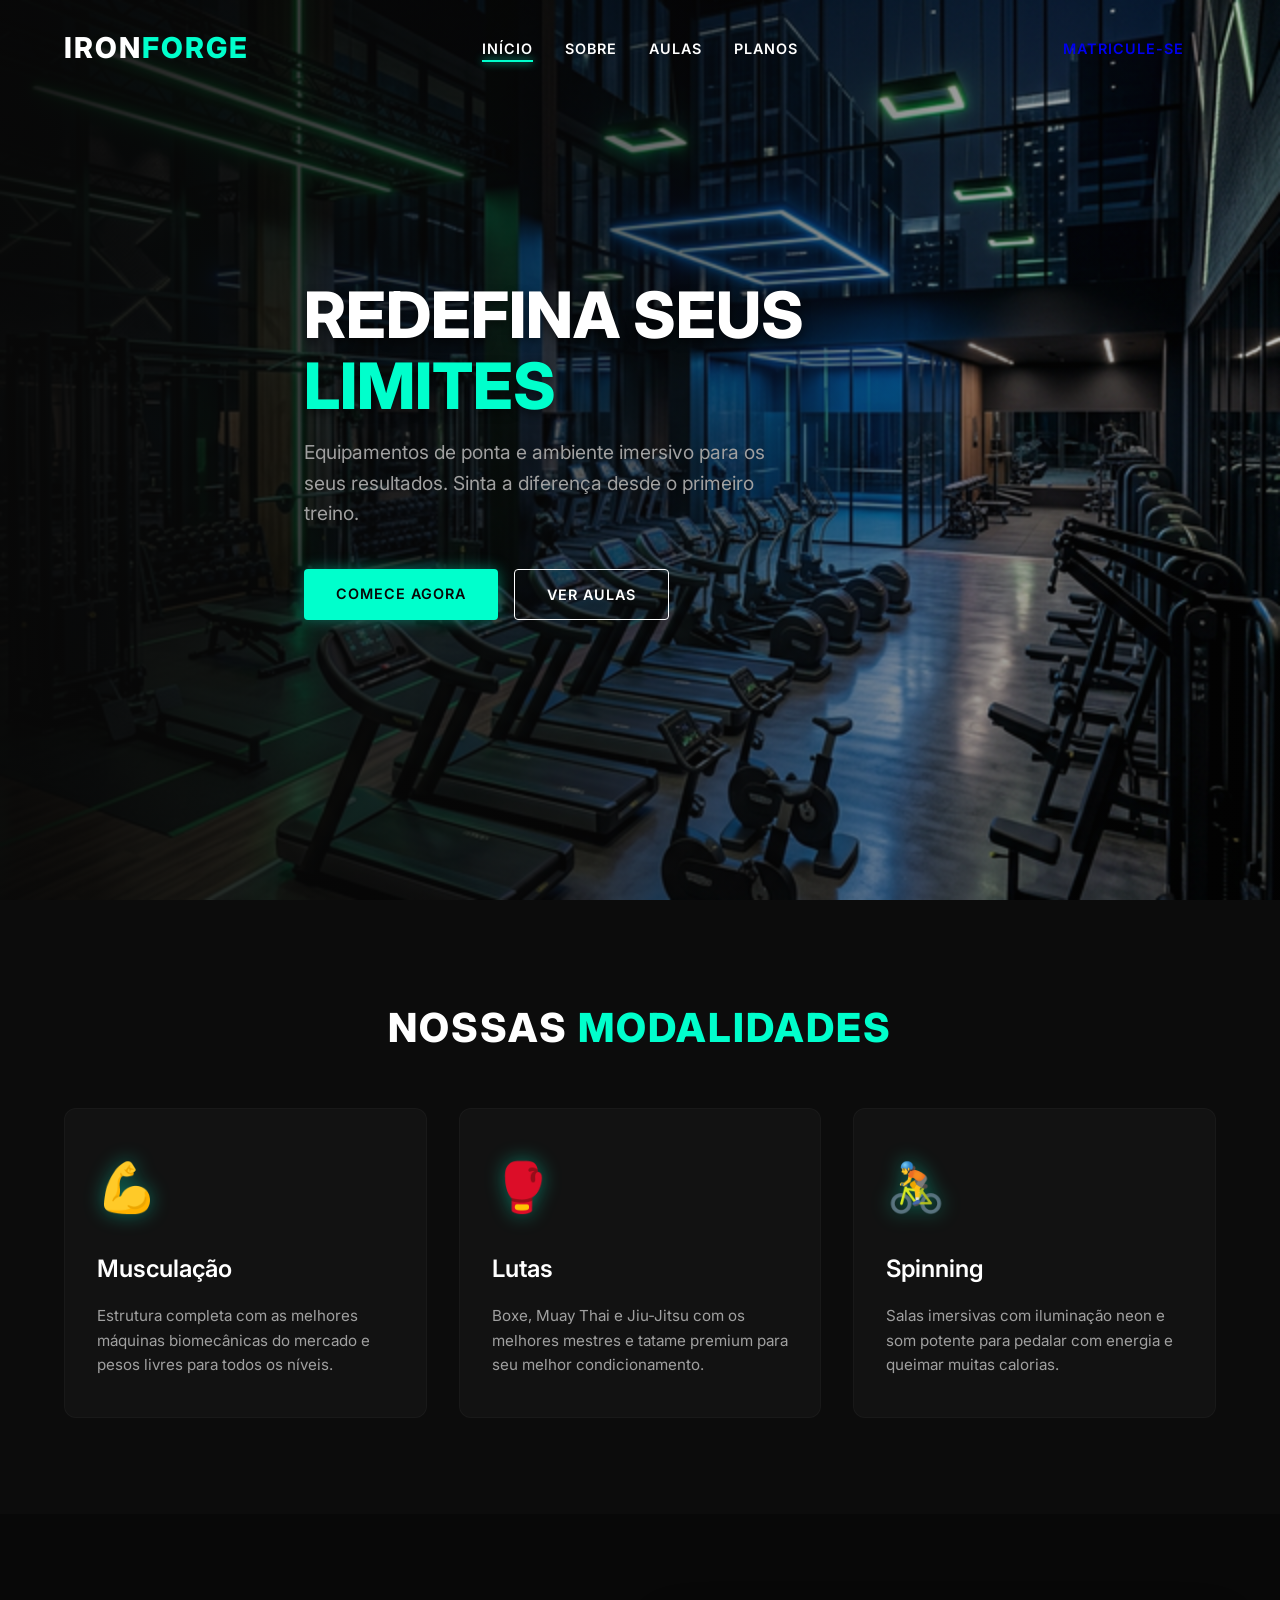
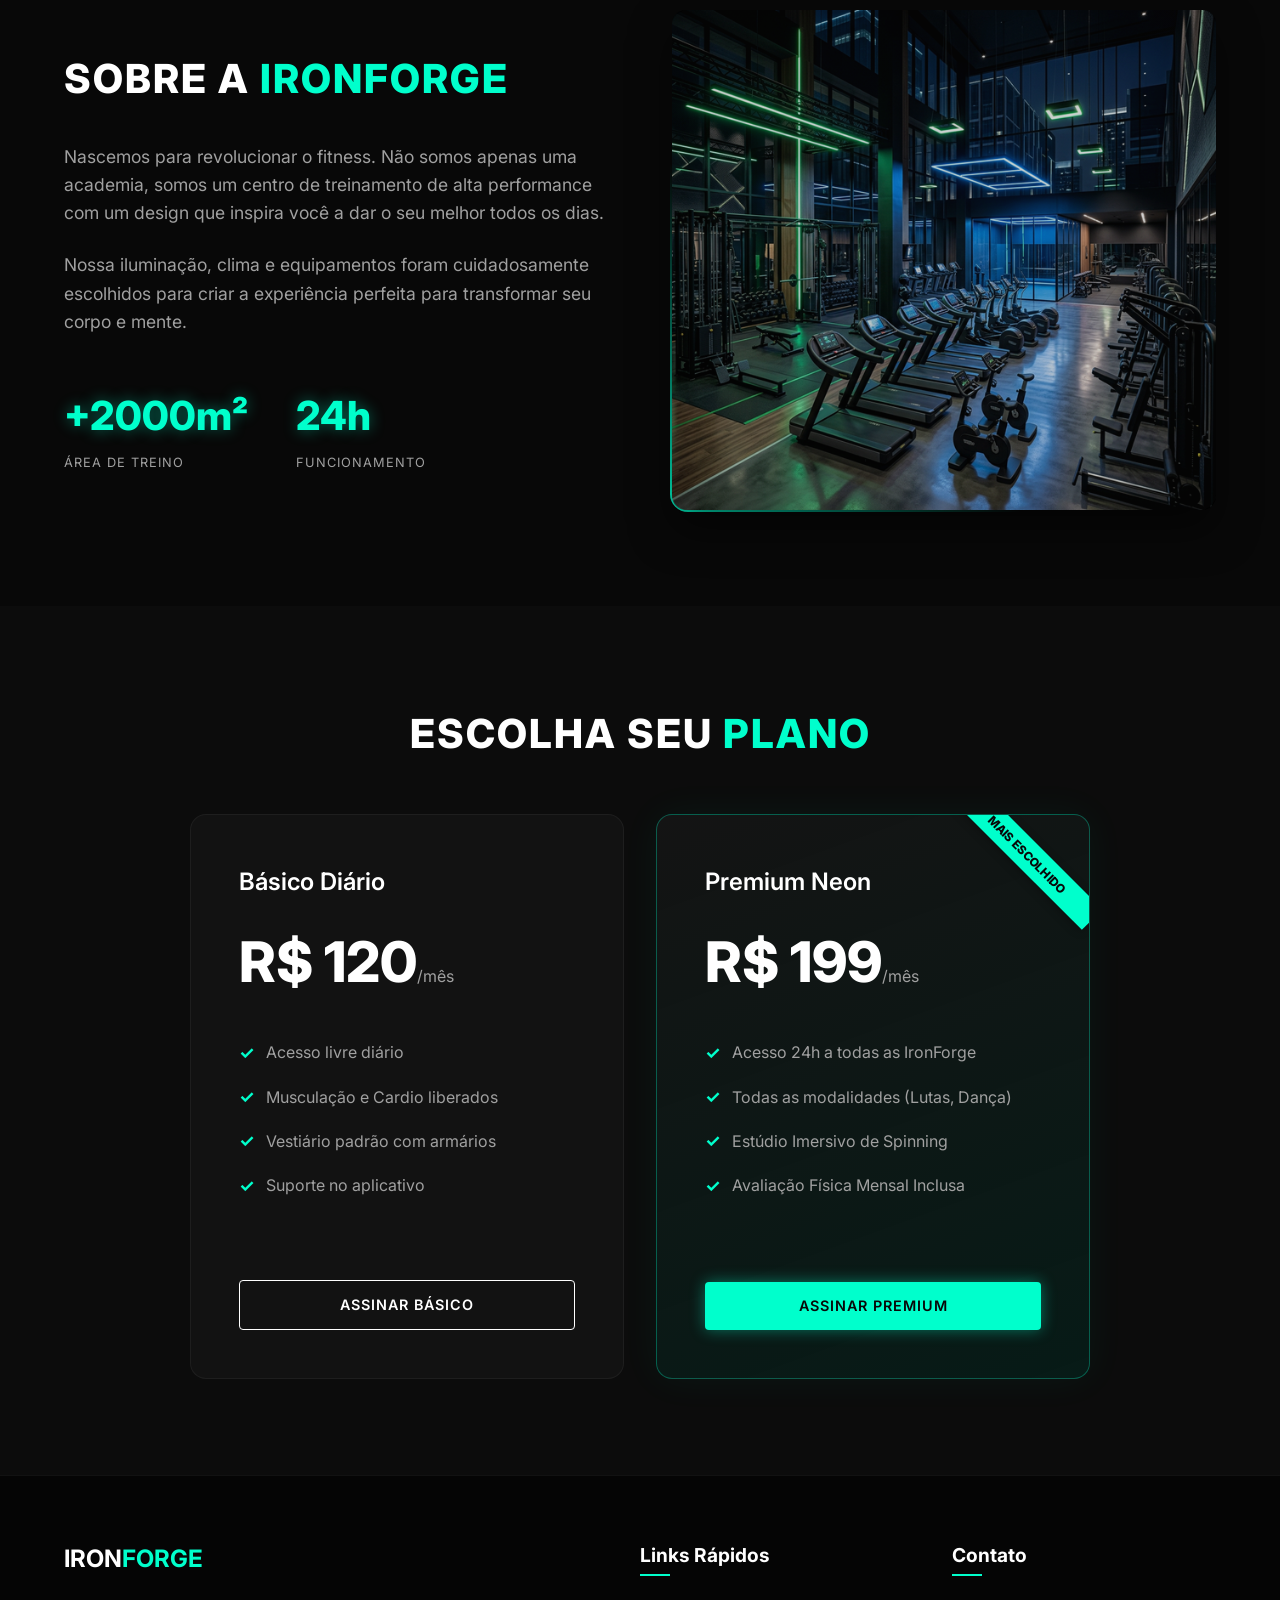
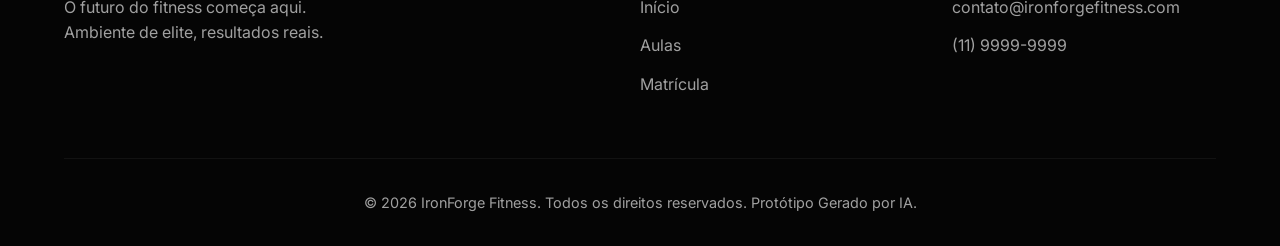
<file: gym-website/index.html>
<!DOCTYPE html>
<html lang="pt-BR">
<head>
    <meta charset="UTF-8">
    <meta name="viewport" content="width=device-width, initial-scale=1.0">
    <title>IronForge Fitness | Academia Premium</title>
    <meta name="description" content="A academia do futuro com os melhores equipamentos, aulas em grupo e ambiente imersivo.">
    <link rel="preconnect" href="https://fonts.googleapis.com">
    <link rel="preconnect" href="https://fonts.gstatic.com" crossorigin>
    <link href="https://fonts.googleapis.com/css2?family=Inter:wght@300;400;600;800&display=swap" rel="stylesheet">
    <link rel="stylesheet" href="styles.css">
</head>
<body>
    <!-- Navbar -->
    <header class="navbar" id="navbar">
        <div class="logo">IRON<span>FORGE</span></div>
        <nav>
            <ul class="nav-links">
                <li><a href="#home">Início</a></li>
                <li><a href="#about">Sobre</a></li>
                <li><a href="#classes">Aulas</a></li>
                <li><a href="#plans">Planos</a></li>
            </ul>
        </nav>
        <a href="#plans" class="cta-btn hidden-mobile">Matricule-se</a>
        <div class="hamburger">
            <span class="bar"></span>
            <span class="bar"></span>
            <span class="bar"></span>
        </div>
    </header>

    <!-- Hero Section -->
    <main>
        <section id="home" class="hero">
            <div class="hero-overlay"></div>
            <div class="hero-content">
                <h1 class="fade-in">Redefina seus <span>Limites</span></h1>
                <p class="fade-in delay-1">Equipamentos de ponta e ambiente imersivo para os seus resultados. Sinta a diferença desde o primeiro treino.</p>
                <div class="hero-buttons fade-in delay-2">
                    <a href="#plans" class="cta-btn primary">Comece Agora</a>
                    <a href="#classes" class="cta-btn secondary">Ver Aulas</a>
                </div>
            </div>
        </section>

        <!-- Features/Classes Section -->
        <section id="classes" class="section dark-bg">
            <div class="section-container">
                <h2 class="section-title">Nossas <span>Modalidades</span></h2>
                <div class="grid cards-container">
                    <div class="card fade-up">
                        <div class="card-icon">💪</div>
                        <h3>Musculação</h3>
                        <p>Estrutura completa com as melhores máquinas biomecânicas do mercado e pesos livres para todos os níveis.</p>
                    </div>
                    <div class="card fade-up delay-1">
                        <div class="card-icon">🥊</div>
                        <h3>Lutas</h3>
                        <p>Boxe, Muay Thai e Jiu-Jitsu com os melhores mestres e tatame premium para seu melhor condicionamento.</p>
                    </div>
                    <div class="card fade-up delay-2">
                        <div class="card-icon">🚴</div>
                        <h3>Spinning</h3>
                        <p>Salas imersivas com iluminação neon e som potente para pedalar com energia e queimar muitas calorias.</p>
                    </div>
                </div>
            </div>
        </section>

        <!-- About Section -->
        <section id="about" class="section">
            <div class="section-container about-grid">
                <div class="about-text fade-up">
                    <h2 class="section-title">Sobre a <span>IronForge</span></h2>
                    <p>Nascemos para revolucionar o fitness. Não somos apenas uma academia, somos um centro de treinamento de alta performance com um design que inspira você a dar o seu melhor todos os dias.</p>
                    <p>Nossa iluminação, clima e equipamentos foram cuidadosamente escolhidos para criar a experiência perfeita para transformar seu corpo e mente.</p>
                    <div class="stats">
                        <div class="stat">
                            <h4>+2000m²</h4>
                            <span>Área de Treino</span>
                        </div>
                        <div class="stat">
                            <h4>24h</h4>
                            <span>Funcionamento</span>
                        </div>
                    </div>
                </div>
                <div class="about-image fade-up delay-1">
                    <div class="image-placeholder">
                        <img src="assets/hero_bg.png" alt="Gym Interior" style="width: 100%; height: 100%; object-fit: cover; border-radius: 14px; opacity: 0.8;">
                    </div>
                </div>
            </div>
        </section>

        <!-- Plans Section -->
        <section id="plans" class="section dark-bg">
            <div class="section-container">
                <h2 class="section-title">Escolha seu <span>Plano</span></h2>
                <div class="grid pricing-container">
                    <div class="pricing-card fade-up">
                        <div class="plan-name">Básico Diário</div>
                        <div class="plan-price">R$ 120<span>/mês</span></div>
                        <ul class="plan-features">
                            <li>Acesso livre diário</li>
                            <li>Musculação e Cardio liberados</li>
                            <li>Vestiário padrão com armários</li>
                            <li>Suporte no aplicativo</li>
                        </ul>
                        <a href="javascript:void(0)" class="cta-btn secondary full-width" onclick="alert('Funcionalidade de matrícula em breve!')">Assinar Básico</a>
                    </div>
                    <div class="pricing-card premium fade-up delay-1">
                        <div class="popular-tag">Mais Escolhido</div>
                        <div class="plan-name">Premium Neon</div>
                        <div class="plan-price">R$ 199<span>/mês</span></div>
                        <ul class="plan-features">
                            <li>Acesso 24h a todas as IronForge</li>
                            <li>Todas as modalidades (Lutas, Dança)</li>
                            <li>Estúdio Imersivo de Spinning</li>
                            <li>Avaliação Física Mensal Inclusa</li>
                        </ul>
                        <a href="javascript:void(0)" class="cta-btn primary full-width" onclick="alert('Funcionalidade de matrícula em breve!')">Assinar Premium</a>
                    </div>
                </div>
            </div>
        </section>
    </main>

    <!-- Footer -->
    <footer class="footer">
        <div class="footer-container">
            <div class="footer-brand">
                <h2>IRON<span>FORGE</span></h2>
                <p>O futuro do fitness começa aqui. Ambiente de elite, resultados reais.</p>
            </div>
            <div class="footer-links">
                <h4>Links Rápidos</h4>
                <ul>
                    <li><a href="#home">Início</a></li>
                    <li><a href="#classes">Aulas</a></li>
                    <li><a href="#plans">Matrícula</a></li>
                </ul>
            </div>
            <div class="footer-contact">
                <h4>Contato</h4>
                <p>contato@ironforgefitness.com</p>
                <p>(11) 9999-9999</p>
            </div>
        </div>
        <div class="footer-bottom">
            <p>&copy; 2026 IronForge Fitness. Todos os direitos reservados. Protótipo Gerado por IA.</p>
        </div>
    </footer>

    <script src="script.js"></script>
</body>
</html>
</file>
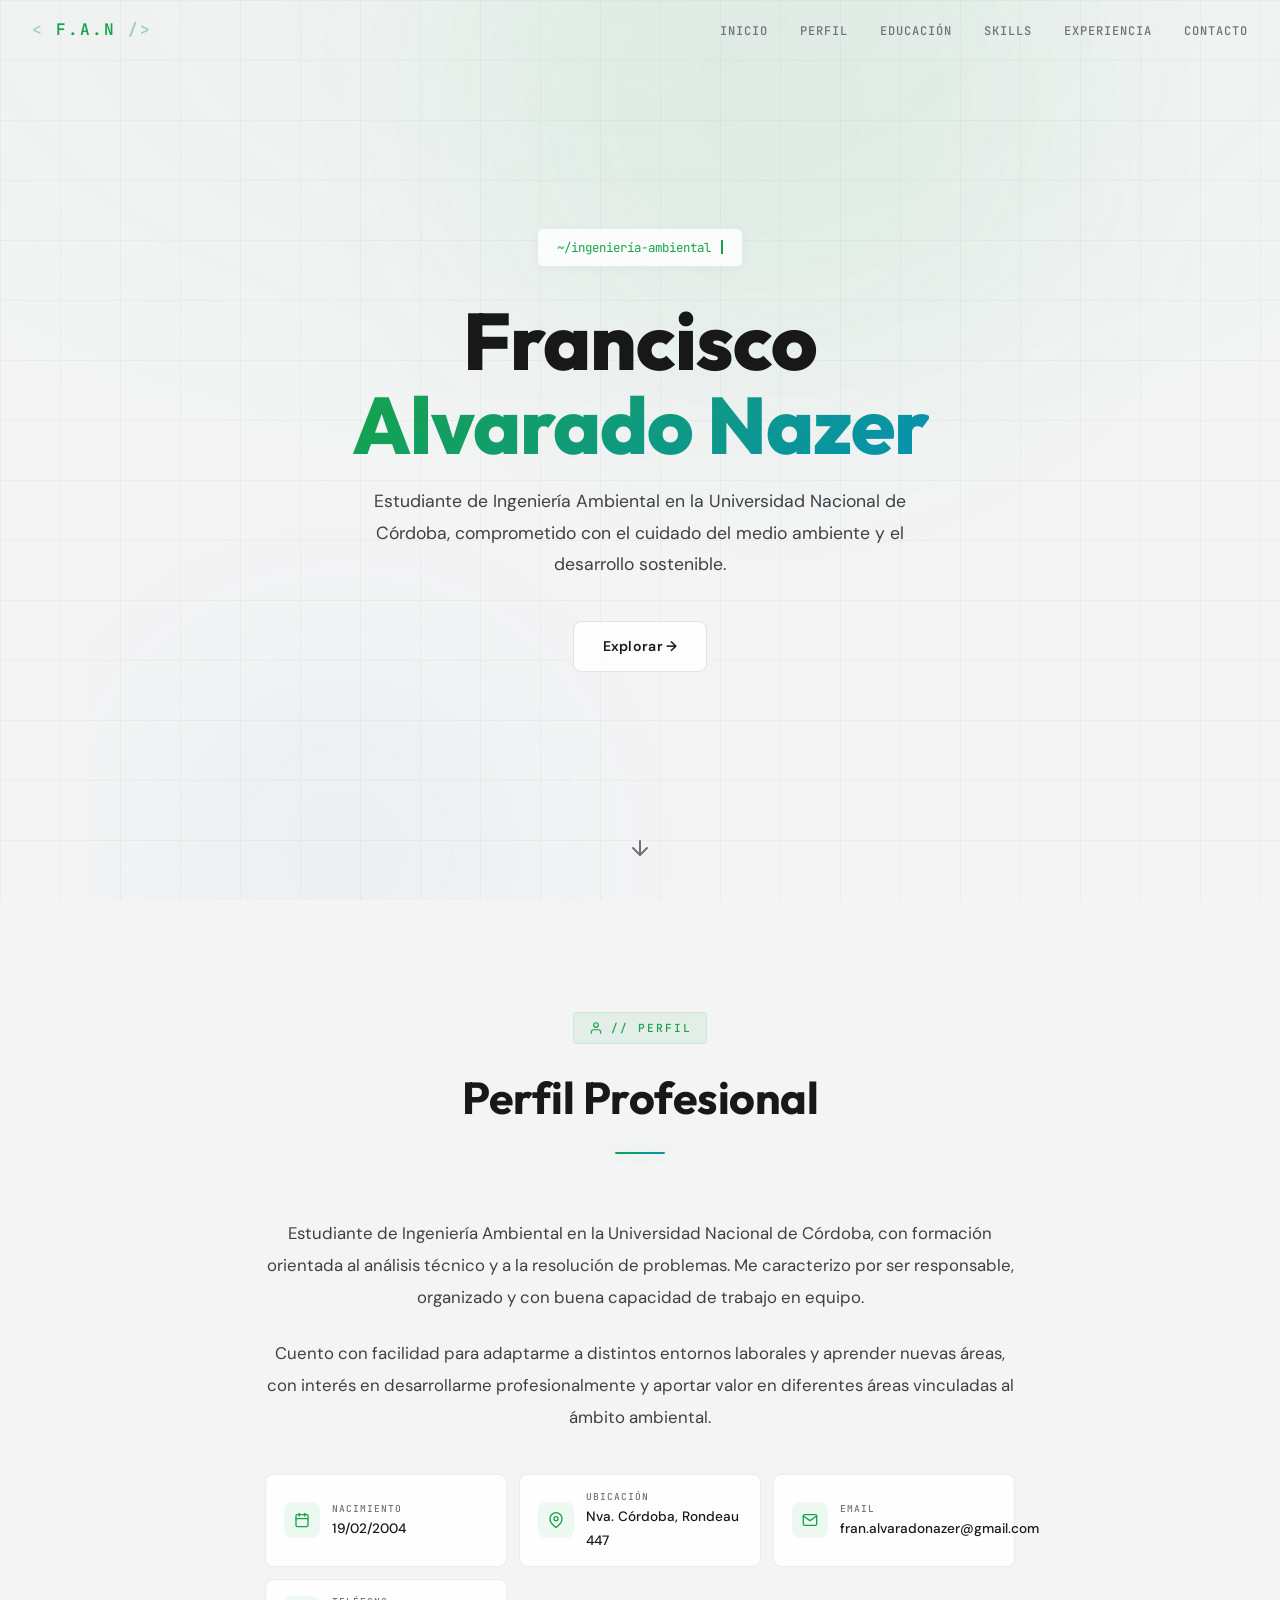
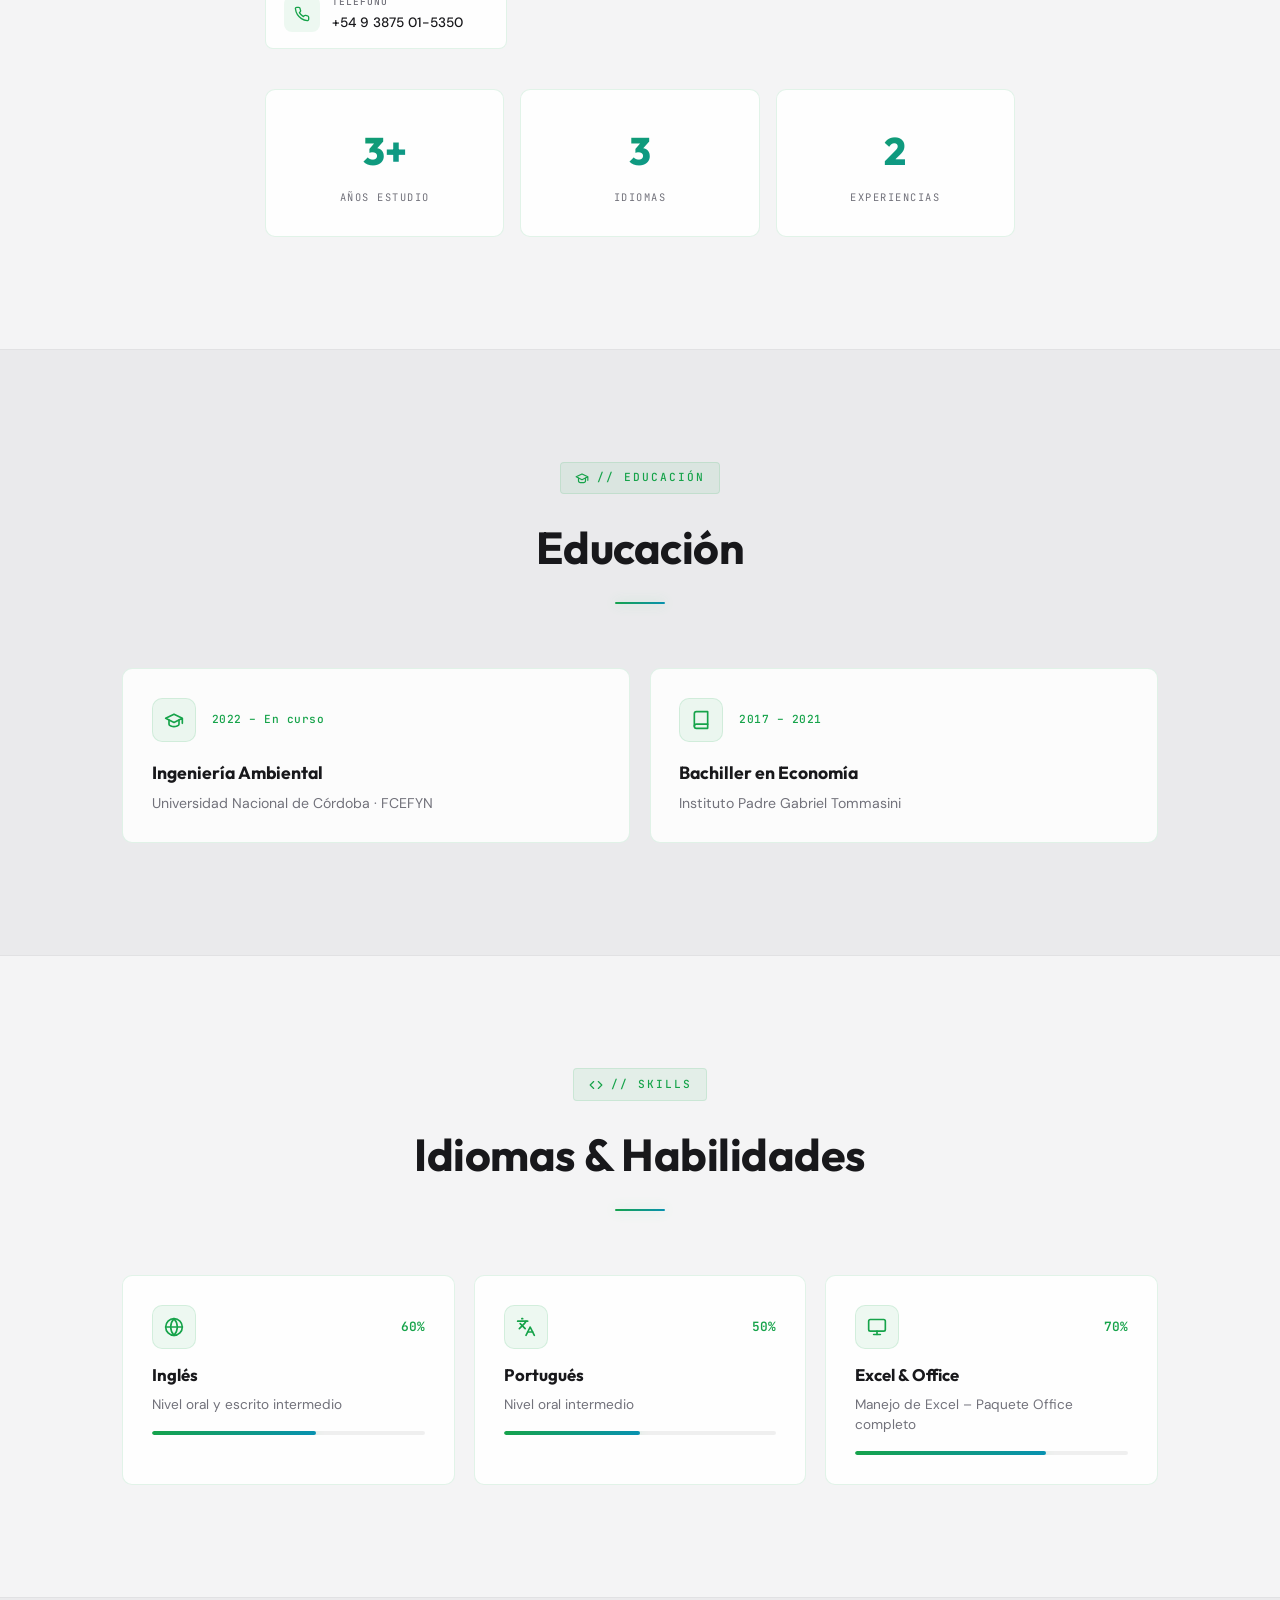
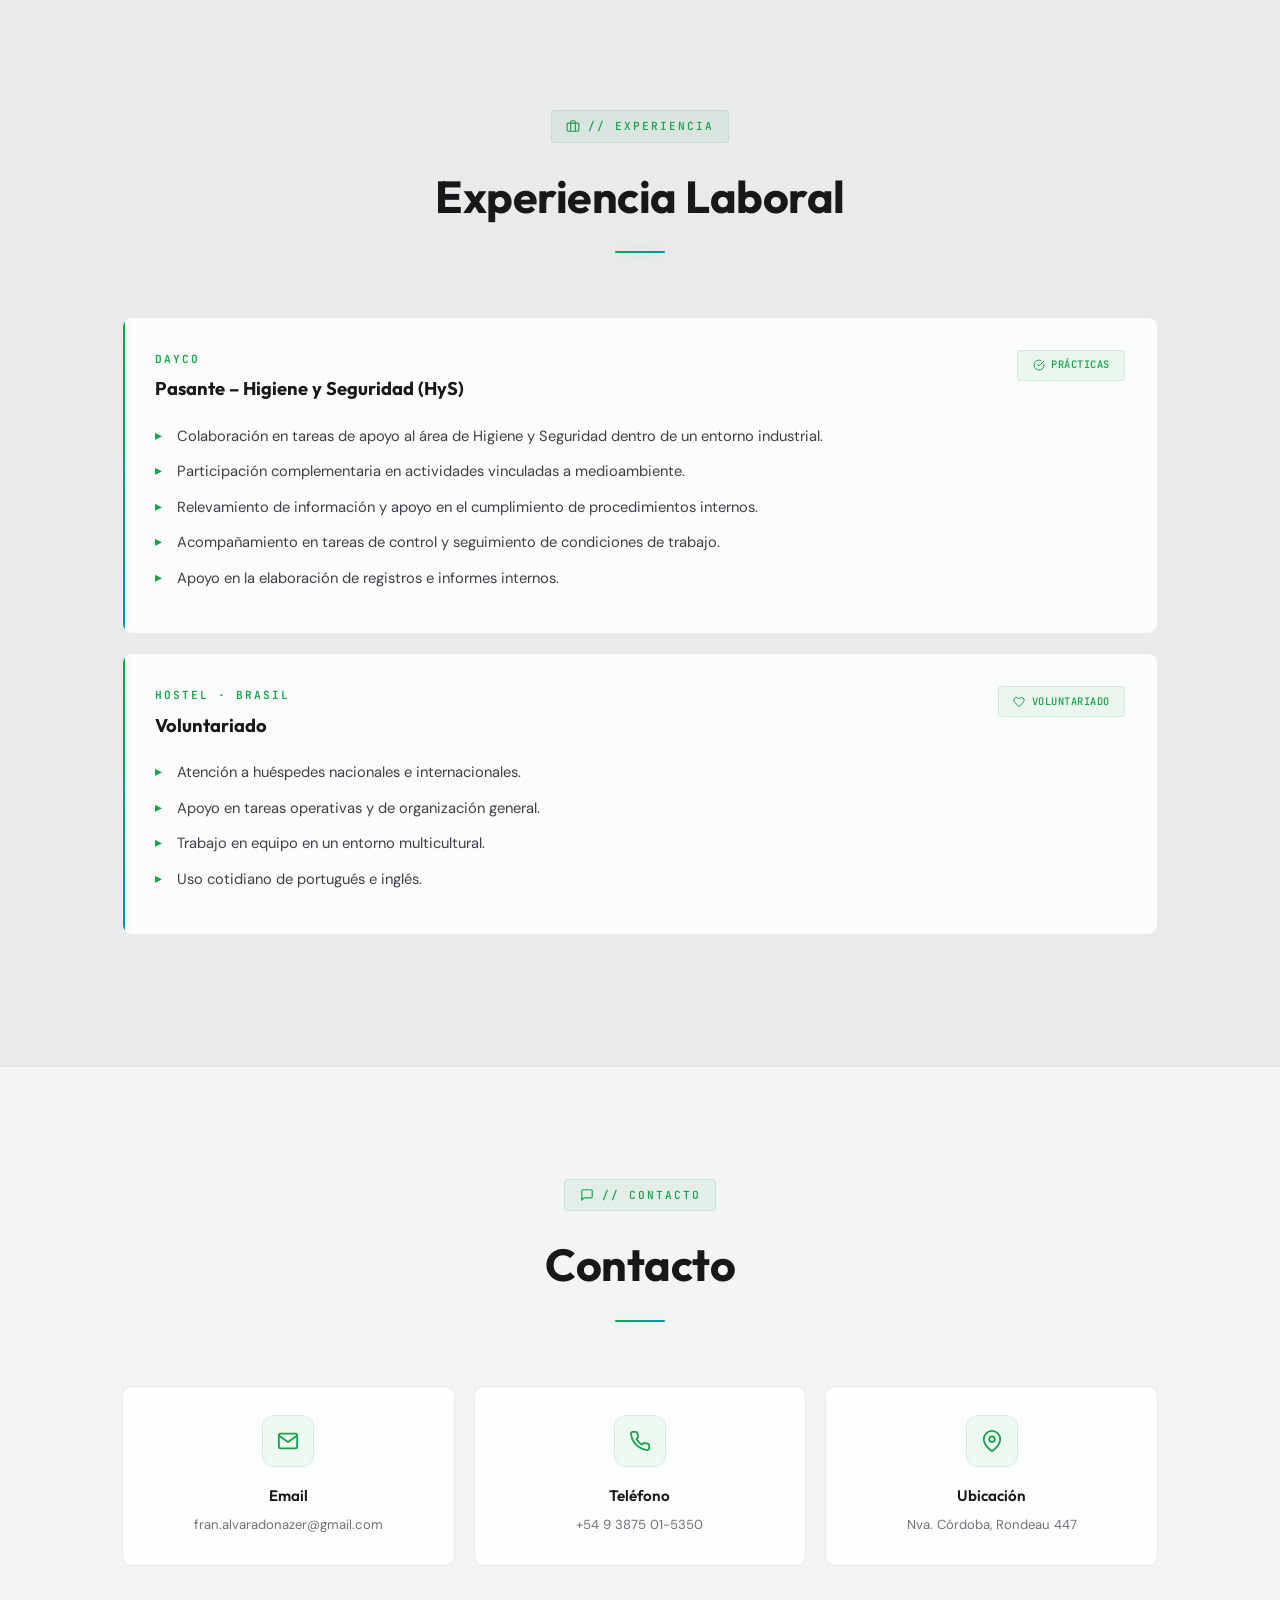
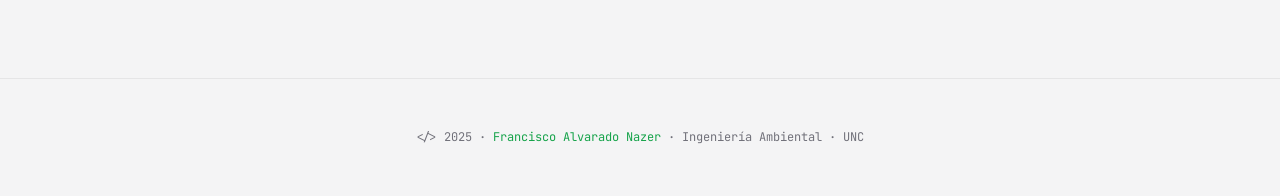
<file: portfolio-ambiental/index.html>
<!DOCTYPE html>
<html lang="es">
<head>
  <meta charset="UTF-8">
  <meta name="viewport" content="width=device-width, initial-scale=1.0">
  <meta name="description" content="Portfolio profesional de Francisco Alvarado Nazer – Estudiante de Ingeniería Ambiental, Universidad Nacional de Córdoba.">
  <title>Francisco Alvarado Nazer · Ingeniería Ambiental</title>
  <link rel="preconnect" href="https://fonts.googleapis.com">
  <link rel="preconnect" href="https://fonts.gstatic.com" crossorigin>
  <link href="https://fonts.googleapis.com/css2?family=DM+Sans:wght@300;400;500;600;700;800&family=Outfit:wght@300;400;500;600;700;800&family=JetBrains+Mono:wght@400;500;600&display=swap" rel="stylesheet">
  <style>
    *, *::before, *::after { margin: 0; padding: 0; box-sizing: border-box; }

    :root {
      --bg-primary: #f4f4f5;
      --bg-secondary: #eaeaec;
      --bg-card: rgba(255, 255, 255, 0.85);
      --bg-card-hover: rgba(255, 255, 255, 0.95);
      --glass-border: rgba(22, 163, 74, 0.12);
      --glass-border-hover: rgba(22, 163, 74, 0.25);
      --text-primary: #18181b;
      --text-secondary: #3f3f46;
      --text-muted: #71717a;
      --accent: #16a34a;
      --accent-dim: #15803d;
      --accent-glow: rgba(22, 163, 74, 0.07);
      --accent-glow-strong: rgba(22, 163, 74, 0.12);
      --gradient-accent: linear-gradient(135deg, #16a34a 0%, #0891b2 100%);
      --gradient-accent-soft: linear-gradient(135deg, rgba(22,163,74,0.06) 0%, rgba(8,145,178,0.04) 100%);
      --shadow-glow: 0 4px 20px rgba(22, 163, 74, 0.06);
      --shadow-glow-hover: 0 8px 40px rgba(22, 163, 74, 0.1);
      --transition: 0.35s cubic-bezier(0.25, 0.46, 0.45, 0.94);
      --font-sans: 'DM Sans', -apple-system, sans-serif;
      --font-display: 'Outfit', -apple-system, sans-serif;
      --font-mono: 'JetBrains Mono', 'Fira Code', monospace;
    }

    html { scroll-behavior: smooth; font-size: 16px; }

    body {
      font-family: var(--font-sans);
      background: var(--bg-primary);
      color: var(--text-primary);
      line-height: 1.7;
      overflow-x: hidden;
    }

    ::selection { background: var(--accent); color: #fff; }

    ::-webkit-scrollbar { width: 6px; }
    ::-webkit-scrollbar-track { background: var(--bg-primary); }
    ::-webkit-scrollbar-thumb { background: #c4c4cc; border-radius: 3px; }
    ::-webkit-scrollbar-thumb:hover { background: var(--accent); }

    /* ===== GRID BACKGROUND ===== */
    .grid-bg {
      position: fixed;
      inset: 0;
      z-index: 0;
      pointer-events: none;
      background-image:
        linear-gradient(rgba(22, 163, 74, 0.05) 1px, transparent 1px),
        linear-gradient(90deg, rgba(22, 163, 74, 0.05) 1px, transparent 1px);
      background-size: 60px 60px;
    }

    .grid-bg::after {
      content: '';
      position: absolute;
      inset: 0;
      background: radial-gradient(ellipse 80% 60% at 50% 0%, rgba(22,163,74,0.04), transparent);
    }

    /* ===== NAVBAR ===== */
    .navbar {
      position: fixed;
      top: 0; left: 0;
      width: 100%;
      z-index: 1000;
      padding: 1rem 2rem;
      display: flex;
      justify-content: space-between;
      align-items: center;
      transition: var(--transition);
    }

    .navbar.scrolled {
      background: rgba(244, 244, 245, 0.85);
      backdrop-filter: blur(20px) saturate(180%);
      border-bottom: 1px solid var(--glass-border);
      padding: 0.7rem 2rem;
      box-shadow: 0 1px 8px rgba(0,0,0,0.05);
    }

    .nav-logo {
      font-family: var(--font-mono);
      font-size: 1rem;
      font-weight: 600;
      color: var(--accent);
      letter-spacing: 2px;
    }

    .nav-logo::before { content: '< '; opacity: 0.4; }
    .nav-logo::after { content: ' />'; opacity: 0.4; }

    .nav-links {
      display: flex;
      list-style: none;
      gap: 2rem;
    }

    .nav-links a {
      color: var(--text-muted);
      text-decoration: none;
      font-family: var(--font-mono);
      font-size: 0.75rem;
      font-weight: 500;
      letter-spacing: 1px;
      text-transform: uppercase;
      position: relative;
      transition: var(--transition);
    }

    .nav-links a::after {
      content: '';
      position: absolute;
      bottom: -4px; left: 0;
      width: 0; height: 1px;
      background: var(--accent);
      box-shadow: 0 0 8px var(--accent);
      transition: var(--transition);
    }

    .nav-links a:hover { color: var(--accent); }
    .nav-links a:hover::after { width: 100%; }

    .nav-hamburger {
      display: none;
      flex-direction: column;
      gap: 5px;
      cursor: pointer;
      padding: 5px;
    }

    .nav-hamburger span {
      width: 22px; height: 1.5px;
      background: var(--text-primary);
      border-radius: 1px;
      transition: var(--transition);
    }

    /* ===== HERO ===== */
    .hero {
      position: relative;
      min-height: 100vh;
      display: flex;
      align-items: center;
      justify-content: center;
      overflow: hidden;
    }

    .hero-glow {
      position: absolute;
      width: 600px; height: 600px;
      border-radius: 50%;
      filter: blur(120px);
      opacity: 0.07;
      pointer-events: none;
    }

    .hero-glow-1 {
      background: var(--accent);
      top: -200px; right: 10%;
      opacity: 0.06;
    }

    .hero-glow-2 {
      background: #0891b2;
      bottom: -150px; left: 5%;
      width: 400px; height: 400px;
      opacity: 0.04;
    }

    .hero-content {
      position: relative;
      z-index: 2;
      text-align: center;
      padding: 2rem;
      max-width: 850px;
    }

    .hero-terminal {
      display: inline-flex;
      align-items: center;
      gap: 0.6rem;
      padding: 0.5rem 1.2rem;
      background: rgba(255, 255, 255, 0.8);
      border: 1px solid var(--glass-border);
      border-radius: 6px;
      box-shadow: 0 2px 8px rgba(0,0,0,0.04);
      font-family: var(--font-mono);
      font-size: 0.78rem;
      color: var(--accent);
      margin-bottom: 2rem;
      animation: fadeInDown 0.8s ease-out;
    }

    .hero-terminal .cursor-blink {
      display: inline-block;
      width: 2px; height: 14px;
      background: var(--accent);
      animation: blink 1s step-end infinite;
    }

    .hero-name {
      font-family: var(--font-display);
      font-size: clamp(2.8rem, 7vw, 5rem);
      font-weight: 800;
      line-height: 1.05;
      margin-bottom: 1.2rem;
      letter-spacing: -1px;
      animation: fadeInUp 0.8s ease-out 0.2s both;
    }

    .hero-name .gradient-text {
      background: var(--gradient-accent);
      -webkit-background-clip: text;
      -webkit-text-fill-color: transparent;
      background-clip: text;
    }

    .hero-subtitle {
      font-size: clamp(0.95rem, 2vw, 1.1rem);
      color: var(--text-secondary);
      max-width: 560px;
      margin: 0 auto 2.5rem;
      font-weight: 400;
      line-height: 1.8;
      animation: fadeInUp 0.8s ease-out 0.4s both;
    }

    .hero-cta {
      display: flex;
      gap: 1rem;
      justify-content: center;
      flex-wrap: wrap;
      animation: fadeInUp 0.8s ease-out 0.6s both;
    }

    .btn {
      display: inline-flex;
      align-items: center;
      gap: 0.5rem;
      padding: 0.8rem 1.8rem;
      border-radius: 8px;
      font-family: var(--font-sans);
      font-size: 0.88rem;
      font-weight: 600;
      text-decoration: none;
      transition: var(--transition);
      cursor: pointer;
      border: none;
      letter-spacing: 0.3px;
    }

    .btn-primary {
      background: var(--accent);
      color: var(--bg-primary);
      box-shadow: 0 0 20px rgba(74, 222, 128, 0.2);
    }

    .btn-primary:hover {
      transform: translateY(-2px);
      box-shadow: 0 0 40px rgba(74, 222, 128, 0.35);
    }

    .btn-ghost {
      background: rgba(255,255,255,0.8);
      color: var(--text-primary);
      border: 1px solid rgba(0,0,0,0.1);
    }

    .btn-ghost:hover {
      border-color: var(--accent);
      box-shadow: 0 0 20px rgba(74, 222, 128, 0.08);
      transform: translateY(-2px);
    }

    .hero-scroll {
      position: absolute;
      bottom: 2rem; left: 50%;
      transform: translateX(-50%);
      z-index: 2;
      animation: float 3s ease-in-out infinite;
    }

    .hero-scroll svg { width: 24px; height: 24px; stroke: var(--text-muted); }

    /* ===== SECTIONS ===== */
    section {
      position: relative;
      padding: 7rem 2rem;
      max-width: 1100px;
      margin: 0 auto;
      z-index: 1;
    }

    .section-divider {
      position: relative;
      padding: 7rem 0;
      z-index: 1;
    }

    .section-divider-alt {
      background: var(--bg-secondary);
      border-top: 1px solid rgba(0,0,0,0.04);
      border-bottom: 1px solid rgba(0,0,0,0.04);
    }

    .section-divider-alt .section-inner {
      max-width: 1100px;
      margin: 0 auto;
      padding: 0 2rem;
    }

    .section-header {
      text-align: center;
      margin-bottom: 4rem;
    }

    .section-tag {
      display: inline-flex;
      align-items: center;
      gap: 0.5rem;
      font-family: var(--font-mono);
      font-size: 0.7rem;
      font-weight: 500;
      letter-spacing: 2px;
      text-transform: uppercase;
      color: var(--accent);
      margin-bottom: 1rem;
      padding: 0.35rem 0.9rem;
      background: var(--accent-glow);
      border: 1px solid var(--glass-border);
      border-radius: 4px;
    }

    .section-tag svg { width: 14px; height: 14px; stroke: var(--accent); }

    .section-title {
      font-family: var(--font-display);
      font-size: clamp(2rem, 4vw, 2.8rem);
      font-weight: 700;
      letter-spacing: -0.5px;
      margin-bottom: 1rem;
    }

    .section-line {
      width: 50px; height: 2px;
      background: var(--gradient-accent);
      border-radius: 1px;
      margin: 0 auto;
      box-shadow: 0 0 12px rgba(74, 222, 128, 0.3);
    }

    /* ===== ABOUT ===== */
    .about-content {
      max-width: 750px;
      margin: 0 auto;
      text-align: center;
    }

    .about-text p {
      color: var(--text-secondary);
      font-size: 1.05rem;
      margin-bottom: 1.5rem;
      line-height: 1.9;
    }

    .info-grid {
      display: grid;
      grid-template-columns: repeat(auto-fit, minmax(220px, 1fr));
      gap: 0.75rem;
      margin-top: 2.5rem;
    }

    .info-item {
      display: flex;
      align-items: center;
      gap: 0.75rem;
      padding: 0.9rem 1.1rem;
      background: var(--bg-card);
      border: 1px solid var(--glass-border);
      border-radius: 8px;
      transition: var(--transition);
    }

    .info-item:hover {
      border-color: var(--glass-border-hover);
      box-shadow: var(--shadow-glow);
    }

    .info-item-icon {
      width: 36px; height: 36px;
      display: flex;
      align-items: center;
      justify-content: center;
      background: var(--accent-glow);
      border-radius: 8px;
      flex-shrink: 0;
    }

    .info-item-icon svg { width: 16px; height: 16px; stroke: var(--accent); }

    .info-item-text { text-align: left; }

    .info-item-label {
      font-family: var(--font-mono);
      font-size: 0.6rem;
      font-weight: 500;
      letter-spacing: 1px;
      text-transform: uppercase;
      color: var(--text-muted);
    }

    .info-item-value {
      font-size: 0.85rem;
      font-weight: 500;
      color: var(--text-primary);
    }

    .stats-row {
      display: grid;
      grid-template-columns: repeat(3, 1fr);
      gap: 1rem;
      margin-top: 2.5rem;
    }

    .stat-box {
      text-align: center;
      padding: 1.8rem 1rem;
      background: var(--bg-card);
      border: 1px solid var(--glass-border);
      border-radius: 10px;
      transition: var(--transition);
      position: relative;
      overflow: hidden;
    }

    .stat-box::before {
      content: '';
      position: absolute;
      inset: 0;
      background: var(--gradient-accent-soft);
      opacity: 0;
      transition: var(--transition);
    }

    .stat-box:hover {
      border-color: var(--glass-border-hover);
      transform: translateY(-4px);
      box-shadow: var(--shadow-glow-hover);
    }

    .stat-box:hover::before { opacity: 1; }

    .stat-value {
      position: relative;
      font-family: var(--font-display);
      font-size: 2.4rem;
      font-weight: 800;
      background: var(--gradient-accent);
      -webkit-background-clip: text;
      -webkit-text-fill-color: transparent;
      background-clip: text;
    }

    .stat-desc {
      position: relative;
      font-family: var(--font-mono);
      font-size: 0.65rem;
      color: var(--text-muted);
      text-transform: uppercase;
      letter-spacing: 1.5px;
      margin-top: 0.3rem;
    }

    /* ===== EDUCATION ===== */
    .edu-grid {
      display: grid;
      grid-template-columns: repeat(auto-fit, minmax(320px, 1fr));
      gap: 1.2rem;
    }

    .edu-card {
      background: var(--bg-card);
      border: 1px solid var(--glass-border);
      border-radius: 10px;
      padding: 1.8rem;
      transition: var(--transition);
      position: relative;
      overflow: hidden;
    }

    .edu-card::before {
      content: '';
      position: absolute;
      top: 0; left: 0; right: 0;
      height: 2px;
      background: var(--gradient-accent);
      opacity: 0;
      transition: var(--transition);
    }

    .edu-card:hover {
      border-color: var(--glass-border-hover);
      transform: translateY(-4px);
      box-shadow: var(--shadow-glow-hover);
    }

    .edu-card:hover::before { opacity: 1; }

    .edu-card-top {
      display: flex;
      align-items: center;
      gap: 1rem;
      margin-bottom: 1rem;
    }

    .edu-icon {
      width: 44px; height: 44px;
      display: flex;
      align-items: center;
      justify-content: center;
      background: var(--accent-glow);
      border: 1px solid var(--glass-border);
      border-radius: 10px;
    }

    .edu-icon svg { width: 20px; height: 20px; stroke: var(--accent); }

    .edu-date {
      font-family: var(--font-mono);
      font-size: 0.7rem;
      font-weight: 500;
      color: var(--accent);
      letter-spacing: 0.5px;
    }

    .edu-title {
      font-family: var(--font-display);
      font-size: 1.1rem;
      font-weight: 700;
      margin-bottom: 0.3rem;
    }

    .edu-sub {
      font-size: 0.88rem;
      color: var(--text-muted);
      line-height: 1.5;
    }

    /* ===== SKILLS ===== */
    .skills-grid {
      display: grid;
      grid-template-columns: repeat(auto-fit, minmax(280px, 1fr));
      gap: 1.2rem;
    }

    .skill-card {
      background: var(--bg-card);
      border: 1px solid var(--glass-border);
      border-radius: 10px;
      padding: 1.8rem;
      transition: var(--transition);
      position: relative;
      overflow: hidden;
    }

    .skill-card:hover {
      border-color: var(--glass-border-hover);
      transform: translateY(-4px);
      box-shadow: var(--shadow-glow-hover);
    }

    .skill-top {
      display: flex;
      align-items: center;
      justify-content: space-between;
      margin-bottom: 0.8rem;
    }

    .skill-icon {
      width: 44px; height: 44px;
      display: flex;
      align-items: center;
      justify-content: center;
      background: var(--accent-glow);
      border: 1px solid var(--glass-border);
      border-radius: 10px;
    }

    .skill-icon svg { width: 20px; height: 20px; stroke: var(--accent); }

    .skill-pct {
      font-family: var(--font-mono);
      font-size: 0.8rem;
      font-weight: 600;
      color: var(--accent);
    }

    .skill-card h3 {
      font-family: var(--font-display);
      font-size: 1.05rem;
      font-weight: 700;
      margin-bottom: 0.3rem;
    }

    .skill-card p {
      font-size: 0.85rem;
      color: var(--text-muted);
      line-height: 1.5;
    }

    .skill-bar-track {
      margin-top: 1rem;
      height: 4px;
      background: rgba(0,0,0,0.06);
      border-radius: 2px;
      overflow: hidden;
    }

    .skill-bar-fill {
      height: 100%;
      background: var(--gradient-accent);
      border-radius: 2px;
      width: 0;
      transition: width 1.2s ease-out;
      box-shadow: 0 0 10px rgba(74, 222, 128, 0.3);
    }

    /* ===== EXPERIENCE ===== */
    .exp-card {
      background: var(--bg-card);
      border: 1px solid var(--glass-border);
      border-radius: 10px;
      padding: 2rem;
      margin-bottom: 1.2rem;
      transition: var(--transition);
      position: relative;
      overflow: hidden;
    }

    .exp-card::after {
      content: '';
      position: absolute;
      top: 0; left: 0; bottom: 0;
      width: 2px;
      background: var(--gradient-accent);
      box-shadow: 0 0 8px rgba(74, 222, 128, 0.2);
    }

    .exp-card:hover {
      border-color: var(--glass-border-hover);
      transform: translateY(-3px);
      box-shadow: var(--shadow-glow-hover);
    }

    .exp-header {
      display: flex;
      justify-content: space-between;
      align-items: flex-start;
      flex-wrap: wrap;
      gap: 1rem;
      margin-bottom: 1.2rem;
    }

    .exp-company {
      font-family: var(--font-mono);
      font-size: 0.7rem;
      font-weight: 600;
      letter-spacing: 2px;
      text-transform: uppercase;
      color: var(--accent);
      margin-bottom: 0.3rem;
    }

    .exp-title {
      font-family: var(--font-display);
      font-size: 1.15rem;
      font-weight: 700;
    }

    .exp-badge {
      display: inline-flex;
      align-items: center;
      gap: 0.4rem;
      padding: 0.35rem 0.9rem;
      background: var(--accent-glow);
      border: 1px solid var(--glass-border);
      border-radius: 4px;
      font-family: var(--font-mono);
      font-size: 0.65rem;
      font-weight: 500;
      color: var(--accent);
      letter-spacing: 0.5px;
    }

    .exp-badge svg { width: 12px; height: 12px; }

    .exp-list { list-style: none; }

    .exp-list li {
      position: relative;
      padding-left: 1.4rem;
      margin-bottom: 0.65rem;
      color: var(--text-secondary);
      font-size: 0.92rem;
      line-height: 1.7;
    }

    .exp-list li::before {
      content: '▸';
      position: absolute;
      left: 0; top: 0;
      color: var(--accent);
      font-size: 0.85rem;
    }

    /* ===== CONTACT ===== */
    .contact-grid {
      display: grid;
      grid-template-columns: repeat(3, 1fr);
      gap: 1.2rem;
    }

    .contact-card {
      background: var(--bg-card);
      border: 1px solid var(--glass-border);
      border-radius: 10px;
      padding: 1.8rem;
      text-align: center;
      transition: var(--transition);
      text-decoration: none;
      color: inherit;
      display: block;
      position: relative;
      overflow: hidden;
    }

    .contact-card::before {
      content: '';
      position: absolute;
      inset: 0;
      background: var(--gradient-accent-soft);
      opacity: 0;
      transition: var(--transition);
    }

    .contact-card:hover {
      border-color: var(--glass-border-hover);
      transform: translateY(-4px);
      box-shadow: var(--shadow-glow-hover);
    }

    .contact-card:hover::before { opacity: 1; }

    .contact-card-icon {
      position: relative;
      width: 52px; height: 52px;
      display: flex;
      align-items: center;
      justify-content: center;
      background: var(--accent-glow);
      border: 1px solid var(--glass-border);
      border-radius: 12px;
      margin: 0 auto 1rem;
      transition: var(--transition);
    }

    .contact-card:hover .contact-card-icon {
      background: var(--accent);
      border-color: var(--accent);
      box-shadow: 0 0 25px rgba(74, 222, 128, 0.3);
    }

    .contact-card-icon svg {
      width: 22px; height: 22px;
      stroke: var(--accent);
      transition: var(--transition);
    }

    .contact-card:hover .contact-card-icon svg { stroke: var(--bg-primary); }

    .contact-card h3 {
      position: relative;
      font-family: var(--font-display);
      font-size: 0.95rem;
      font-weight: 600;
      margin-bottom: 0.3rem;
    }

    .contact-card p {
      position: relative;
      font-family: var(--font-sans);
      font-size: 0.82rem;
      color: var(--text-muted);
      word-break: break-all;
      overflow-wrap: anywhere;
    }

    /* ===== FOOTER ===== */
    footer {
      text-align: center;
      padding: 3rem 2rem;
      border-top: 1px solid rgba(0,0,0,0.06);
      z-index: 1;
      position: relative;
    }

    footer p {
      font-family: var(--font-mono);
      font-size: 0.75rem;
      color: var(--text-muted);
    }

    footer .footer-accent { color: var(--accent); }

    /* ===== ANIMATIONS ===== */
    @keyframes fadeInUp {
      from { opacity: 0; transform: translateY(30px); }
      to { opacity: 1; transform: translateY(0); }
    }

    @keyframes fadeInDown {
      from { opacity: 0; transform: translateY(-15px); }
      to { opacity: 1; transform: translateY(0); }
    }

    @keyframes blink {
      0%, 100% { opacity: 1; }
      50% { opacity: 0; }
    }

    @keyframes float {
      0%, 100% { transform: translateX(-50%) translateY(0); }
      50% { transform: translateX(-50%) translateY(-8px); }
    }

    @keyframes scan {
      0% { top: -2px; }
      100% { top: 100%; }
    }

    .reveal {
      opacity: 0;
      transform: translateY(35px);
      transition: opacity 0.7s ease, transform 0.7s ease;
    }

    .reveal.visible {
      opacity: 1;
      transform: translateY(0);
    }

    /* ===== RESPONSIVE ===== */
    @media (max-width: 768px) {
      .nav-links { display: none; }
      .nav-hamburger { display: flex; }

      .nav-links.active {
        display: flex;
        flex-direction: column;
        position: absolute;
        top: 100%; left: 0; right: 0;
        background: rgba(244, 244, 245, 0.95);
        backdrop-filter: blur(20px);
        padding: 1.5rem 2rem;
        border-bottom: 1px solid var(--glass-border);
        gap: 1.2rem;
        box-shadow: 0 8px 20px rgba(0,0,0,0.06);
      }

      .hero { min-height: 100svh; }

      .hero-name { font-size: clamp(2.2rem, 10vw, 3.5rem); }

      .hero-terminal { font-size: 0.68rem; padding: 0.4rem 1rem; }

      .hero-subtitle { font-size: 0.95rem; }

      section { padding: 4rem 1.2rem; }
      .section-divider { padding: 4rem 0; }
      .section-divider-alt .section-inner { padding: 0 1.2rem; }

      .section-title { font-size: clamp(1.6rem, 5vw, 2.2rem); }

      .stats-row { grid-template-columns: repeat(3, 1fr); gap: 0.6rem; }
      .stat-value { font-size: 1.8rem; }
      .stat-desc { font-size: 0.6rem; letter-spacing: 1px; }

      .info-grid { grid-template-columns: 1fr 1fr; }

      .edu-grid { grid-template-columns: 1fr; }

      .skills-grid { grid-template-columns: 1fr; }

      .exp-header { flex-direction: column; }
      .exp-card { padding: 1.5rem; }

      .contact-grid { grid-template-columns: 1fr; }
      .contact-card { padding: 1.5rem; }
    }

    @media (max-width: 480px) {
      .hero-name { font-size: 2rem; }
      .hero-content { padding: 1rem; }
      .hero-cta { flex-direction: column; align-items: center; }
      .hero-cta .btn { width: 100%; justify-content: center; }

      .stats-row { grid-template-columns: repeat(3, 1fr); gap: 0.5rem; }
      .stat-box { padding: 1.2rem 0.5rem; }
      .stat-value { font-size: 1.5rem; }

      .info-grid { grid-template-columns: 1fr; }
      .info-item { padding: 0.75rem 1rem; }

      .about-text p { font-size: 0.95rem; }

      .section-header { margin-bottom: 2.5rem; }
    }
  </style>
</head>
<body>

  <div class="grid-bg"></div>

  <!-- Navbar -->
  <nav class="navbar" id="navbar">
    <div class="nav-logo">F.A.N</div>
    <ul class="nav-links" id="navLinks">
      <li><a href="#inicio">Inicio</a></li>
      <li><a href="#perfil">Perfil</a></li>
      <li><a href="#educacion">Educación</a></li>
      <li><a href="#habilidades">Skills</a></li>
      <li><a href="#experiencia">Experiencia</a></li>
      <li><a href="#contacto">Contacto</a></li>
    </ul>
    <div class="nav-hamburger" id="hamburger" onclick="toggleMenu()">
      <span></span><span></span><span></span>
    </div>
  </nav>

  <!-- Hero -->
  <section class="hero" id="inicio">
    <div class="hero-glow hero-glow-1"></div>
    <div class="hero-glow hero-glow-2"></div>

    <div class="hero-content">
      <div class="hero-terminal">
        <span>~/ingeniería-ambiental</span>
        <span class="cursor-blink"></span>
      </div>

      <h1 class="hero-name">
        Francisco<br><span class="gradient-text">Alvarado Nazer</span>
      </h1>

      <p class="hero-subtitle">
        Estudiante de Ingeniería Ambiental en la Universidad Nacional de Córdoba, comprometido con el cuidado del medio ambiente y el desarrollo sostenible.
      </p>

      <div class="hero-cta">

        <a href="#perfil" class="btn btn-ghost">Explorar →</a>
      </div>
    </div>

    <div class="hero-scroll">
      <svg viewBox="0 0 24 24" fill="none" stroke="currentColor" stroke-width="2" stroke-linecap="round" stroke-linejoin="round">
        <path d="M12 5v14"/><path d="M19 12l-7 7-7-7"/>
      </svg>
    </div>
  </section>

  <!-- Perfil -->
  <section id="perfil">
    <div class="section-header reveal">
      <span class="section-tag">
        <svg viewBox="0 0 24 24" fill="none" stroke="currentColor" stroke-width="2" stroke-linecap="round" stroke-linejoin="round"><path d="M20 21v-2a4 4 0 0 0-4-4H8a4 4 0 0 0-4 4v2"/><circle cx="12" cy="7" r="4"/></svg>
        // perfil
      </span>
      <h2 class="section-title">Perfil Profesional</h2>
      <div class="section-line"></div>
    </div>

    <div class="about-content">
      <div class="about-text reveal">
        <p>
          Estudiante de Ingeniería Ambiental en la Universidad Nacional de Córdoba, con formación orientada al análisis técnico y a la resolución de problemas. Me caracterizo por ser responsable, organizado y con buena capacidad de trabajo en equipo.
        </p>
        <p>
          Cuento con facilidad para adaptarme a distintos entornos laborales y aprender nuevas áreas, con interés en desarrollarme profesionalmente y aportar valor en diferentes áreas vinculadas al ámbito ambiental.
        </p>
      </div>

      <div class="info-grid reveal">
        <div class="info-item">
          <div class="info-item-icon">
            <svg viewBox="0 0 24 24" fill="none" stroke="currentColor" stroke-width="2" stroke-linecap="round" stroke-linejoin="round"><rect x="3" y="4" width="18" height="18" rx="2" ry="2"/><line x1="16" y1="2" x2="16" y2="6"/><line x1="8" y1="2" x2="8" y2="6"/><line x1="3" y1="10" x2="21" y2="10"/></svg>
          </div>
          <div class="info-item-text">
            <div class="info-item-label">Nacimiento</div>
            <div class="info-item-value">19/02/2004</div>
          </div>
        </div>

        <div class="info-item">
          <div class="info-item-icon">
            <svg viewBox="0 0 24 24" fill="none" stroke="currentColor" stroke-width="2" stroke-linecap="round" stroke-linejoin="round"><path d="M21 10c0 7-9 13-9 13s-9-6-9-13a9 9 0 0 1 18 0z"/><circle cx="12" cy="10" r="3"/></svg>
          </div>
          <div class="info-item-text">
            <div class="info-item-label">Ubicación</div>
            <div class="info-item-value">Nva. Córdoba, Rondeau 447</div>
          </div>
        </div>

        <div class="info-item">
          <div class="info-item-icon">
            <svg viewBox="0 0 24 24" fill="none" stroke="currentColor" stroke-width="2" stroke-linecap="round" stroke-linejoin="round"><path d="M4 4h16c1.1 0 2 .9 2 2v12c0 1.1-.9 2-2 2H4c-1.1 0-2-.9-2-2V6c0-1.1.9-2 2-2z"/><polyline points="22,6 12,13 2,6"/></svg>
          </div>
          <div class="info-item-text">
            <div class="info-item-label">Email</div>
            <div class="info-item-value">fran.alvaradonazer@gmail.com</div>
          </div>
        </div>

        <div class="info-item">
          <div class="info-item-icon">
            <svg viewBox="0 0 24 24" fill="none" stroke="currentColor" stroke-width="2" stroke-linecap="round" stroke-linejoin="round"><path d="M22 16.92v3a2 2 0 0 1-2.18 2 19.79 19.79 0 0 1-8.63-3.07 19.5 19.5 0 0 1-6-6 19.79 19.79 0 0 1-3.07-8.67A2 2 0 0 1 4.11 2h3a2 2 0 0 1 2 1.72 12.84 12.84 0 0 0 .7 2.81 2 2 0 0 1-.45 2.11L8.09 9.91a16 16 0 0 0 6 6l1.27-1.27a2 2 0 0 1 2.11-.45 12.84 12.84 0 0 0 2.81.7A2 2 0 0 1 22 16.92z"/></svg>
          </div>
          <div class="info-item-text">
            <div class="info-item-label">Teléfono</div>
            <div class="info-item-value">+54 9 3875 01-5350</div>
          </div>
        </div>
      </div>

      <div class="stats-row reveal">
        <div class="stat-box">
          <div class="stat-value" data-count="3">0</div>
          <div class="stat-desc">Años Estudio</div>
        </div>
        <div class="stat-box">
          <div class="stat-value" data-count="3">0</div>
          <div class="stat-desc">Idiomas</div>
        </div>
        <div class="stat-box">
          <div class="stat-value" data-count="2">0</div>
          <div class="stat-desc">Experiencias</div>
        </div>
      </div>
    </div>
  </section>

  <!-- Educación -->
  <div class="section-divider section-divider-alt">
    <div class="section-inner">
      <div id="educacion">
        <div class="section-header reveal">
          <span class="section-tag">
            <svg viewBox="0 0 24 24" fill="none" stroke="currentColor" stroke-width="2" stroke-linecap="round" stroke-linejoin="round"><path d="M22 10v6M2 10l10-5 10 5-10 5z"/><path d="M6 12v5c0 2 4 3 6 3s6-1 6-3v-5"/></svg>
            // educación
          </span>
          <h2 class="section-title">Educación</h2>
          <div class="section-line"></div>
        </div>

        <div class="edu-grid">
          <div class="edu-card reveal">
            <div class="edu-card-top">
              <div class="edu-icon">
                <svg viewBox="0 0 24 24" fill="none" stroke="currentColor" stroke-width="2" stroke-linecap="round" stroke-linejoin="round"><path d="M22 10v6M2 10l10-5 10 5-10 5z"/><path d="M6 12v5c0 2 4 3 6 3s6-1 6-3v-5"/></svg>
              </div>
              <span class="edu-date">2022 – En curso</span>
            </div>
            <h3 class="edu-title">Ingeniería Ambiental</h3>
            <p class="edu-sub">Universidad Nacional de Córdoba · FCEFYN</p>
          </div>

          <div class="edu-card reveal">
            <div class="edu-card-top">
              <div class="edu-icon">
                <svg viewBox="0 0 24 24" fill="none" stroke="currentColor" stroke-width="2" stroke-linecap="round" stroke-linejoin="round"><path d="M4 19.5A2.5 2.5 0 0 1 6.5 17H20"/><path d="M6.5 2H20v20H6.5A2.5 2.5 0 0 1 4 19.5v-15A2.5 2.5 0 0 1 6.5 2z"/></svg>
              </div>
              <span class="edu-date">2017 – 2021</span>
            </div>
            <h3 class="edu-title">Bachiller en Economía</h3>
            <p class="edu-sub">Instituto Padre Gabriel Tommasini</p>
          </div>
        </div>
      </div>
    </div>
  </div>

  <!-- Habilidades -->
  <section id="habilidades">
    <div class="section-header reveal">
      <span class="section-tag">
        <svg viewBox="0 0 24 24" fill="none" stroke="currentColor" stroke-width="2" stroke-linecap="round" stroke-linejoin="round"><polyline points="16 18 22 12 16 6"/><polyline points="8 6 2 12 8 18"/></svg>
        // skills
      </span>
      <h2 class="section-title">Idiomas & Habilidades</h2>
      <div class="section-line"></div>
    </div>

    <div class="skills-grid">
      <div class="skill-card reveal">
        <div class="skill-top">
          <div class="skill-icon">
            <svg viewBox="0 0 24 24" fill="none" stroke="currentColor" stroke-width="2" stroke-linecap="round" stroke-linejoin="round"><circle cx="12" cy="12" r="10"/><line x1="2" y1="12" x2="22" y2="12"/><path d="M12 2a15.3 15.3 0 0 1 4 10 15.3 15.3 0 0 1-4 10 15.3 15.3 0 0 1-4-10 15.3 15.3 0 0 1 4-10z"/></svg>
          </div>
          <span class="skill-pct">60%</span>
        </div>
        <h3>Inglés</h3>
        <p>Nivel oral y escrito intermedio</p>
        <div class="skill-bar-track"><div class="skill-bar-fill" data-width="60"></div></div>
      </div>

      <div class="skill-card reveal">
        <div class="skill-top">
          <div class="skill-icon">
            <svg viewBox="0 0 24 24" fill="none" stroke="currentColor" stroke-width="2" stroke-linecap="round" stroke-linejoin="round"><path d="M5 8l6 6"/><path d="M4 14l6-6 2-3"/><path d="M2 5h12"/><path d="M7 2h1"/><path d="M22 22l-5-10-5 10"/><path d="M14 18h6"/></svg>
          </div>
          <span class="skill-pct">50%</span>
        </div>
        <h3>Portugués</h3>
        <p>Nivel oral intermedio</p>
        <div class="skill-bar-track"><div class="skill-bar-fill" data-width="50"></div></div>
      </div>

      <div class="skill-card reveal">
        <div class="skill-top">
          <div class="skill-icon">
            <svg viewBox="0 0 24 24" fill="none" stroke="currentColor" stroke-width="2" stroke-linecap="round" stroke-linejoin="round"><rect x="2" y="3" width="20" height="14" rx="2" ry="2"/><line x1="8" y1="21" x2="16" y2="21"/><line x1="12" y1="17" x2="12" y2="21"/></svg>
          </div>
          <span class="skill-pct">70%</span>
        </div>
        <h3>Excel & Office</h3>
        <p>Manejo de Excel – Paquete Office completo</p>
        <div class="skill-bar-track"><div class="skill-bar-fill" data-width="70"></div></div>
      </div>
    </div>
  </section>

  <!-- Experiencia -->
  <div class="section-divider section-divider-alt">
    <div class="section-inner">
      <div id="experiencia">
        <div class="section-header reveal">
          <span class="section-tag">
            <svg viewBox="0 0 24 24" fill="none" stroke="currentColor" stroke-width="2" stroke-linecap="round" stroke-linejoin="round"><rect x="2" y="7" width="20" height="14" rx="2" ry="2"/><path d="M16 21V5a2 2 0 0 0-2-2h-4a2 2 0 0 0-2 2v16"/></svg>
            // experiencia
          </span>
          <h2 class="section-title">Experiencia Laboral</h2>
          <div class="section-line"></div>
        </div>

        <div class="exp-card reveal">
          <div class="exp-header">
            <div>
              <div class="exp-company">DAYCO</div>
              <h3 class="exp-title">Pasante – Higiene y Seguridad (HyS)</h3>
            </div>
            <span class="exp-badge">
              <svg viewBox="0 0 24 24" fill="none" stroke="currentColor" stroke-width="2" stroke-linecap="round" stroke-linejoin="round"><path d="M22 11.08V12a10 10 0 1 1-5.93-9.14"/><polyline points="22 4 12 14.01 9 11.01"/></svg>
              PRÁCTICAS
            </span>
          </div>
          <ul class="exp-list">
            <li>Colaboración en tareas de apoyo al área de Higiene y Seguridad dentro de un entorno industrial.</li>
            <li>Participación complementaria en actividades vinculadas a medioambiente.</li>
            <li>Relevamiento de información y apoyo en el cumplimiento de procedimientos internos.</li>
            <li>Acompañamiento en tareas de control y seguimiento de condiciones de trabajo.</li>
            <li>Apoyo en la elaboración de registros e informes internos.</li>
          </ul>
        </div>

        <div class="exp-card reveal">
          <div class="exp-header">
            <div>
              <div class="exp-company">Hostel · Brasil</div>
              <h3 class="exp-title">Voluntariado</h3>
            </div>
            <span class="exp-badge">
              <svg viewBox="0 0 24 24" fill="none" stroke="currentColor" stroke-width="2" stroke-linecap="round" stroke-linejoin="round"><path d="M20.84 4.61a5.5 5.5 0 0 0-7.78 0L12 5.67l-1.06-1.06a5.5 5.5 0 0 0-7.78 7.78l1.06 1.06L12 21.23l7.78-7.78 1.06-1.06a5.5 5.5 0 0 0 0-7.78z"/></svg>
              VOLUNTARIADO
            </span>
          </div>
          <ul class="exp-list">
            <li>Atención a huéspedes nacionales e internacionales.</li>
            <li>Apoyo en tareas operativas y de organización general.</li>
            <li>Trabajo en equipo en un entorno multicultural.</li>
            <li>Uso cotidiano de portugués e inglés.</li>
          </ul>
        </div>
      </div>
    </div>
  </div>

  <!-- Contacto -->
  <section id="contacto">
    <div class="section-header reveal">
      <span class="section-tag">
        <svg viewBox="0 0 24 24" fill="none" stroke="currentColor" stroke-width="2" stroke-linecap="round" stroke-linejoin="round"><path d="M21 15a2 2 0 0 1-2 2H7l-4 4V5a2 2 0 0 1 2-2h14a2 2 0 0 1 2 2z"/></svg>
        // contacto
      </span>
      <h2 class="section-title">Contacto</h2>
      <div class="section-line"></div>
    </div>

    <div class="contact-grid">
      <a href="mailto:fran.alvaradonazer@gmail.com" class="contact-card reveal">
        <div class="contact-card-icon">
          <svg viewBox="0 0 24 24" fill="none" stroke="currentColor" stroke-width="2" stroke-linecap="round" stroke-linejoin="round"><path d="M4 4h16c1.1 0 2 .9 2 2v12c0 1.1-.9 2-2 2H4c-1.1 0-2-.9-2-2V6c0-1.1.9-2 2-2z"/><polyline points="22,6 12,13 2,6"/></svg>
        </div>
        <h3>Email</h3>
        <p>fran.alvaradonazer@gmail.com</p>
      </a>

      <a href="tel:+5493875015350" class="contact-card reveal">
        <div class="contact-card-icon">
          <svg viewBox="0 0 24 24" fill="none" stroke="currentColor" stroke-width="2" stroke-linecap="round" stroke-linejoin="round"><path d="M22 16.92v3a2 2 0 0 1-2.18 2 19.79 19.79 0 0 1-8.63-3.07 19.5 19.5 0 0 1-6-6 19.79 19.79 0 0 1-3.07-8.67A2 2 0 0 1 4.11 2h3a2 2 0 0 1 2 1.72 12.84 12.84 0 0 0 .7 2.81 2 2 0 0 1-.45 2.11L8.09 9.91a16 16 0 0 0 6 6l1.27-1.27a2 2 0 0 1 2.11-.45 12.84 12.84 0 0 0 2.81.7A2 2 0 0 1 22 16.92z"/></svg>
        </div>
        <h3>Teléfono</h3>
        <p>+54 9 3875 01-5350</p>
      </a>

      <a href="https://maps.google.com/?q=Rondeau+447+Cordoba+Argentina" target="_blank" class="contact-card reveal">
        <div class="contact-card-icon">
          <svg viewBox="0 0 24 24" fill="none" stroke="currentColor" stroke-width="2" stroke-linecap="round" stroke-linejoin="round"><path d="M21 10c0 7-9 13-9 13s-9-6-9-13a9 9 0 0 1 18 0z"/><circle cx="12" cy="10" r="3"/></svg>
        </div>
        <h3>Ubicación</h3>
        <p>Nva. Córdoba, Rondeau 447</p>
      </a>
    </div>
  </section>

  <!-- Footer -->
  <footer>
    <p>&lt;/&gt; 2025 · <span class="footer-accent">Francisco Alvarado Nazer</span> · Ingeniería Ambiental · UNC</p>
  </footer>

  <script>
    // Navbar scroll
    const navbar = document.getElementById('navbar');
    window.addEventListener('scroll', () => {
      navbar.classList.toggle('scrolled', window.scrollY > 50);
    });

    // Mobile menu
    function toggleMenu() {
      document.getElementById('navLinks').classList.toggle('active');
    }
    document.querySelectorAll('.nav-links a').forEach(link => {
      link.addEventListener('click', () => document.getElementById('navLinks').classList.remove('active'));
    });

    // Scroll reveal
    const revealObs = new IntersectionObserver((entries) => {
      entries.forEach(e => { if (e.isIntersecting) e.target.classList.add('visible'); });
    }, { threshold: 0.12, rootMargin: '0px 0px -40px 0px' });
    document.querySelectorAll('.reveal').forEach(el => revealObs.observe(el));

    // Skill bars
    const barObs = new IntersectionObserver((entries) => {
      entries.forEach(e => {
        if (e.isIntersecting) e.target.style.width = e.target.dataset.width + '%';
      });
    }, { threshold: 0.5 });
    document.querySelectorAll('.skill-bar-fill').forEach(b => barObs.observe(b));

    // Animated counters
    const countObs = new IntersectionObserver((entries) => {
      entries.forEach(e => {
        if (e.isIntersecting && !e.target.dataset.done) {
          e.target.dataset.done = '1';
          const target = parseInt(e.target.dataset.count);
          let current = 0;
          const step = () => {
            current++;
            e.target.textContent = current + (target === 3 && e.target.closest('.stat-box').querySelector('.stat-desc').textContent.includes('Años') ? '+' : '');
            if (current < target) requestAnimationFrame(step);
          };
          setTimeout(step, 200);
        }
      });
    }, { threshold: 0.5 });
    document.querySelectorAll('.stat-value').forEach(s => countObs.observe(s));

    // Smooth scroll
    document.querySelectorAll('a[href^="#"]').forEach(a => {
      a.addEventListener('click', function(e) {
        e.preventDefault();
        const t = document.querySelector(this.getAttribute('href'));
        if (t) t.scrollIntoView({ behavior: 'smooth', block: 'start' });
      });
    });
  </script>
</body>
</html>
</file>
<file: gym-website/styles.css>
:root {
    --primary: #00ffcc;
    --primary-glow: rgba(0, 255, 204, 0.4);
    --bg-dark: #080808;
    --bg-card: #121212;
    --bg-card-hover: #1a1a1a;
    --text-main: #ffffff;
    --text-muted: #a0a0a0;
    --font-main: 'Inter', sans-serif;
    --transition: 0.3s cubic-bezier(0.25, 0.8, 0.25, 1);
}

* {
    margin: 0;
    padding: 0;
    box-sizing: border-box;
}

html {
    scroll-behavior: smooth;
}

body {
    font-family: var(--font-main);
    background-color: var(--bg-dark);
    color: var(--text-main);
    line-height: 1.6;
    overflow-x: hidden;
}

::selection {
    background: var(--primary);
    color: var(--bg-dark);
}

/* Typography elements */
span {
    color: var(--primary);
}

.section-title {
    font-size: 2.5rem;
    text-transform: uppercase;
    font-weight: 800;
    text-align: center;
    margin-bottom: 3rem;
    letter-spacing: 2px;
}

/* Navbar */
.navbar {
    position: fixed;
    top: 0;
    width: 100%;
    padding: 1.5rem 5%;
    display: flex;
    justify-content: space-between;
    align-items: center;
    z-index: 1000;
    transition: var(--transition);
    background: transparent;
}

.navbar.scrolled {
    background: rgba(8, 8, 8, 0.85);
    backdrop-filter: blur(12px);
    -webkit-backdrop-filter: blur(12px);
    border-bottom: 1px solid rgba(255, 255, 255, 0.05);
    padding: 1rem 5%;
}

.logo {
    font-size: 1.8rem;
    font-weight: 800;
    letter-spacing: 2px;
    cursor: pointer;
}

.nav-links {
    display: flex;
    list-style: none;
    gap: 2rem;
}

.nav-links a {
    color: var(--text-main);
    text-decoration: none;
    font-weight: 600;
    font-size: 0.9rem;
    text-transform: uppercase;
    letter-spacing: 1px;
    transition: var(--transition);
    position: relative;
}

.nav-links a::after {
    content: '';
    position: absolute;
    width: 0;
    height: 2px;
    bottom: -5px;
    left: 0;
    background-color: var(--primary);
    transition: var(--transition);
}

.nav-links a:hover::after, .nav-links a.active::after {
    width: 100%;
    box-shadow: 0 0 8px var(--primary);
}

.nav-links a:hover {
    color: var(--primary);
}

/* Buttons */
.cta-btn {
    display: inline-block;
    padding: 0.8rem 2rem;
    font-weight: 600;
    text-transform: uppercase;
    text-decoration: none;
    border-radius: 4px;
    letter-spacing: 1px;
    cursor: pointer;
    transition: var(--transition);
    font-size: 0.9rem;
}

.cta-btn.primary {
    background: var(--primary);
    color: var(--bg-dark);
    box-shadow: 0 0 15px var(--primary-glow);
}

.cta-btn.primary:hover {
    box-shadow: 0 0 25px var(--primary), inset 0 0 10px rgba(0,0,0,0.2);
    transform: translateY(-2px);
}

.cta-btn.secondary {
    background: transparent;
    color: var(--text-main);
    border: 1px solid var(--text-main);
}

.cta-btn.secondary:hover {
    border-color: var(--primary);
    color: var(--primary);
    box-shadow: inset 0 0 10px var(--primary-glow);
    transform: translateY(-2px);
}

.full-width {
    width: 100%;
    text-align: center;
    margin-top: 1.5rem;
}

.hidden-mobile {
    display: block;
}

/* Hamburger Menu */
.hamburger {
    display: none;
    cursor: pointer;
    z-index: 1001;
}

.bar {
    display: block;
    width: 25px;
    height: 3px;
    margin: 5px auto;
    transition: all 0.3s ease-in-out;
    background-color: var(--text-main);
}

/* Hero Section */
.hero {
    height: 100vh;
    display: flex;
    align-items: center;
    justify-content: center;
    position: relative;
    background: url('assets/hero_bg.png') center/cover no-repeat;
    background-attachment: fixed;
}

.hero-overlay {
    position: absolute;
    top: 0; left: 0; width: 100%; height: 100%;
    background: linear-gradient(to right, rgba(8, 8, 8, 0.95) 0%, rgba(8, 8, 8, 0.6) 50%, rgba(8, 8, 8, 0.2) 100%);
}

.hero-content {
    position: relative;
    z-index: 1;
    max-width: 800px;
    padding: 0 5%;
    width: 100%;
}

.hero h1 {
    font-size: clamp(3rem, 5vw, 4.5rem);
    font-weight: 800;
    line-height: 1.1;
    text-transform: uppercase;
    margin-bottom: 1rem;
    color: #fff;
    text-shadow: 0 4px 10px rgba(0,0,0,0.5);
}

.hero p {
    font-size: 1.2rem;
    color: var(--text-muted);
    margin-bottom: 2.5rem;
    max-width: 500px;
}

.hero-buttons {
    display: flex;
    gap: 1rem;
    flex-wrap: wrap;
}

/* Sections Base */
.section {
    padding: 6rem 5%;
}

.section.dark-bg {
    background-color: #0c0c0c;
}

.section-container {
    max-width: 1200px;
    margin: 0 auto;
}

.grid {
    display: grid;
    gap: 2rem;
}

/* Feature Cards */
.cards-container {
    grid-template-columns: repeat(auto-fit, minmax(280px, 1fr));
}

.card {
    background: var(--bg-card);
    padding: 2.5rem 2rem;
    border-radius: 12px;
    border: 1px solid rgba(255,255,255,0.03);
    transition: var(--transition);
    text-align: left;
    position: relative;
    overflow: hidden;
}

.card::before {
    content: '';
    position: absolute;
    top: 0; left: 0; width: 100%; height: 3px;
    background: var(--primary);
    transform: scaleX(0);
    transform-origin: left;
    transition: var(--transition);
}

.card:hover::before {
    transform: scaleX(1);
}

.card:hover {
    transform: translateY(-8px);
    background: var(--bg-card-hover);
    border-color: rgba(0, 255, 204, 0.15);
    box-shadow: 0 15px 30px rgba(0,0,0,0.6);
}

.card-icon {
    font-size: 3rem;
    margin-bottom: 1.5rem;
    filter: drop-shadow(0 0 10px var(--primary-glow));
}

.card h3 {
    font-size: 1.5rem;
    margin-bottom: 1rem;
    font-weight: 600;
}

.card p {
    color: var(--text-muted);
    font-size: 0.95rem;
}

/* About Section */
.about-grid {
    display: grid;
    grid-template-columns: 1fr 1fr;
    gap: 4rem;
    align-items: center;
}

.about-text h2 {
    text-align: left;
    margin-bottom: 2rem;
}

.about-text p {
    color: var(--text-muted);
    margin-bottom: 1.5rem;
    font-size: 1.1rem;
}

.stats {
    display: flex;
    gap: 3rem;
    margin-top: 3rem;
}

.stat h4 {
    font-size: 2.5rem;
    color: var(--primary);
    font-weight: 800;
    text-shadow: 0 0 15px var(--primary-glow);
}

.stat span {
    text-transform: uppercase;
    font-size: 0.8rem;
    letter-spacing: 1px;
    color: var(--text-muted);
    display: block;
    margin-top: 5px;
}

.about-image .image-placeholder {
    width: 100%;
    height: 500px;
    background: linear-gradient(45deg, #111, #1a1a1a);
    border-radius: 16px;
    position: relative;
    box-shadow: 0 20px 40px rgba(0,0,0,0.5);
}

.about-image .image-placeholder::before {
    content: '';
    position: absolute;
    inset: -2px;
    background: linear-gradient(45deg, var(--primary), transparent, var(--bg-dark), transparent);
    z-index: -1;
    border-radius: 18px;
    animation: borderRotate 4s linear infinite;
}

/* Pricing / Plans Section */
.pricing-container {
    grid-template-columns: repeat(auto-fit, minmax(320px, 1fr));
    max-width: 900px;
    margin: 0 auto;
}

.pricing-card {
    background: var(--bg-card);
    padding: 3rem;
    border-radius: 16px;
    border: 1px solid rgba(255,255,255,0.05);
    transition: transform 0.4s ease, box-shadow 0.4s ease;
    position: relative;
    overflow: hidden;
    display: flex;
    flex-direction: column;
}

.pricing-card:hover {
    transform: translateY(-10px);
    box-shadow: 0 20px 40px rgba(0,0,0,0.6);
}

.pricing-card.premium {
    background: linear-gradient(160deg, #141414 0%, rgba(0, 50, 40, 0.4) 100%);
    border-color: rgba(0, 255, 204, 0.3);
    box-shadow: 0 0 40px rgba(0, 255, 204, 0.05);
}

.popular-tag {
    position: absolute;
    top: 25px;
    right: -30px;
    background: var(--primary);
    color: var(--bg-dark);
    padding: 5px 40px;
    font-size: 0.75rem;
    font-weight: 800;
    text-transform: uppercase;
    transform: rotate(45deg);
    box-shadow: 0 2px 10px rgba(0,0,0,0.3);
}

.plan-name {
    font-size: 1.5rem;
    font-weight: 600;
    margin-bottom: 1rem;
}

.plan-price {
    font-size: 3.5rem;
    font-weight: 800;
    color: var(--text-main);
    margin-bottom: 2rem;
}

.plan-price span {
    font-size: 1rem;
    font-weight: 400;
    color: var(--text-muted);
}

.plan-features {
    list-style: none;
    margin-bottom: 2.5rem;
    flex-grow: 1;
}

.plan-features li {
    margin-bottom: 1rem;
    color: var(--text-muted);
    display: flex;
    align-items: center;
}

.plan-features li::before {
    content: '✓';
    color: var(--primary);
    margin-right: 12px;
    font-weight: bold;
    font-size: 1.1rem;
}

/* Footer */
.footer {
    background: #050505;
    padding: 4rem 5% 2rem;
    border-top: 1px solid rgba(255,255,255,0.05);
}

.footer-container {
    max-width: 1200px;
    margin: 0 auto;
    display: grid;
    grid-template-columns: 2fr 1fr 1fr;
    gap: 3rem;
    margin-bottom: 3rem;
}

.footer-brand p {
    color: var(--text-muted);
    margin-top: 1rem;
    max-width: 300px;
}

.footer h4 {
    color: #fff;
    margin-bottom: 1.5rem;
    font-size: 1.2rem;
    position: relative;
    display: inline-block;
}

.footer h4::after {
    content: '';
    position: absolute;
    width: 30px;
    height: 2px;
    background: var(--primary);
    bottom: -5px;
    left: 0;
}

.footer-links ul {
    list-style: none;
}

.footer-links a {
    color: var(--text-muted);
    text-decoration: none;
    transition: var(--transition);
    display: block;
    margin-bottom: 0.8rem;
}

.footer-links a:hover {
    color: var(--primary);
    padding-left: 5px;
}

.footer-contact p {
    color: var(--text-muted);
    margin-bottom: 0.8rem;
}

.footer-bottom {
    text-align: center;
    color: var(--text-muted);
    font-size: 0.9rem;
    border-top: 1px solid rgba(255,255,255,0.05);
    padding-top: 2rem;
}

/* Animations */
.fade-up {
    opacity: 0;
    transform: translateY(40px);
    transition: opacity 0.8s ease-out, transform 0.8s ease-out;
}

.fade-in {
    opacity: 0;
    transition: opacity 1s ease-out;
}

.fade-up.visible, .fade-in.visible {
    opacity: 1;
    transform: translateY(0);
}

.delay-1 { transition-delay: 0.2s; }
.delay-2 { transition-delay: 0.4s; }

/* Responsive Design */
@media (max-width: 968px) {
    .about-grid {
        grid-template-columns: 1fr;
    }
    .about-image { margin-top: 2rem; }
    .hero { background-attachment: scroll; } /* Better for mobile perf */
}

@media (max-width: 768px) {
    .hamburger { display: block; }
    .hidden-mobile { display: none; }
    .hero p { font-size: 1.1rem; }
    
    .nav-links {
        position: fixed;
        left: -100%;
        top: 75px;
        flex-direction: column;
        background: rgba(8,8,8,0.95);
        backdrop-filter: blur(10px);
        -webkit-backdrop-filter: blur(10px);
        width: 100%;
        text-align: center;
        transition: 0.4s ease-in-out;
        box-shadow: 0 10px 10px rgba(0,0,0,0.3);
        padding: 2rem 0;
        z-index: 999;
    }
    
    .nav-links.active { left: 0; }
    
    .hamburger.active .bar:nth-child(2) { opacity: 0; }
    .hamburger.active .bar:nth-child(1) { transform: translateY(8px) rotate(45deg); }
    .hamburger.active .bar:nth-child(3) { transform: translateY(-8px) rotate(-45deg); }
    
    .hero h1 { font-size: 2.8rem; }
    
    .footer-container {
        grid-template-columns: 1fr;
        text-align: center;
    }
    
    .footer h4::after {
        left: 50%;
        transform: translateX(-50%);
    }
}
</file>
